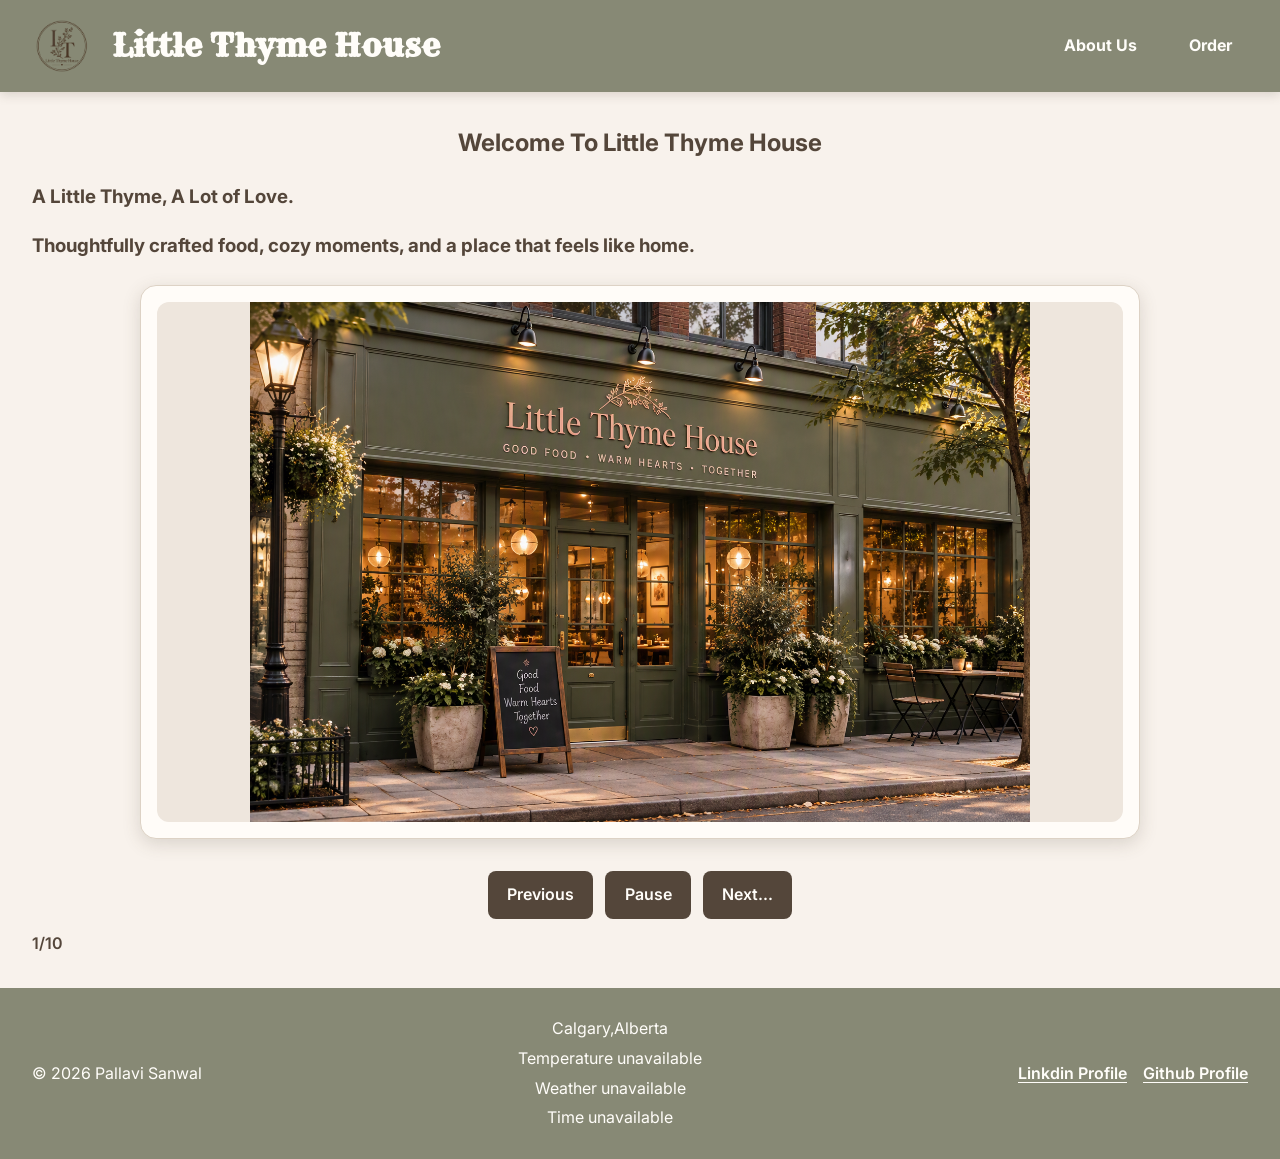
<file: Assignment1/index.html>
<!DOCTYPE html>
<html lang="en">
<head>
    <meta charset="UTF-8">
    <meta name="viewport" content="width=device-width, initial-scale=1.0">
    <title>Little Thyme House</title>
    <link rel="shortcut icon" href="./images/favicon.png" type="">
    <link rel="stylesheet" href="style.css">
    <link rel="preconnect" href="https://fonts.googleapis.com">
    <link rel="preconnect" href="https://fonts.gstatic.com" crossorigin>
    <link href="https://fonts.googleapis.com/css2?family=Rye&display=swap" rel="stylesheet">
    <link rel="preconnect" href="https://fonts.googleapis.com">
    <link rel="preconnect" href="https://fonts.gstatic.com" crossorigin>
    <link href="https://fonts.googleapis.com/css2?family=Inter:ital,opsz,wght@0,14..32,100..900;1,14..32,100..900&display=swap" rel="stylesheet">
    <script src="./main.js" defer></script>
</head>
<body>
    <header>
      <nav>
        <section id="navBar">
        <img src="./images/favicon.png" alt="" id="navImage">
        <h1>Little Thyme House</h1>
       
        
        <a href="" id="aboutUs">About Us </a>
        <a href="order.html" id="order">Order</a>
        </section>
      </nav>
    </header>
  
    <main class="">
     <section id="introduction">
        <h2>Welcome To Little Thyme House <h2>
        <h3>A Little Thyme, A Lot of Love. <h3>
        <h3>Thoughtfully crafted food, cozy moments, and a place that feels like home.<h3>   
    </section>
    <div class="imageCarousel">
        <img src="./images/resturant.png" alt="" id="carousel">
    </div>
    <section  class="buttons">
        <button id="prev"> Previous </button>
        <button id="pause">Pause</button>
        <button id="next">Next...</button>
        
        
    </section>
    <div id="imageCounter">1/10</div>
</main>
    <footer>
        
            <div id="copyright">
                © 2026 Pallavi Sanwal
            </div>
            <div id="weatherForecast">

                <p> Calgary,Alberta</p>
                <p id="temp">..temp</p>
                <p id="weather">..weather</p>
                <p id="time"> ..time</p>
             
            </div>
            <div id="profile">
              <a href="https://www.linkedin.com/in/pallavi-sanwal-133840439/" target="_blank">Linkdin Profile</a>
              <a href="https://github.com/PallaviSanwal99" target="_blank"> Github Profile</a>
                
            </div>
        
    </footer>
</body>
</html>
</file>
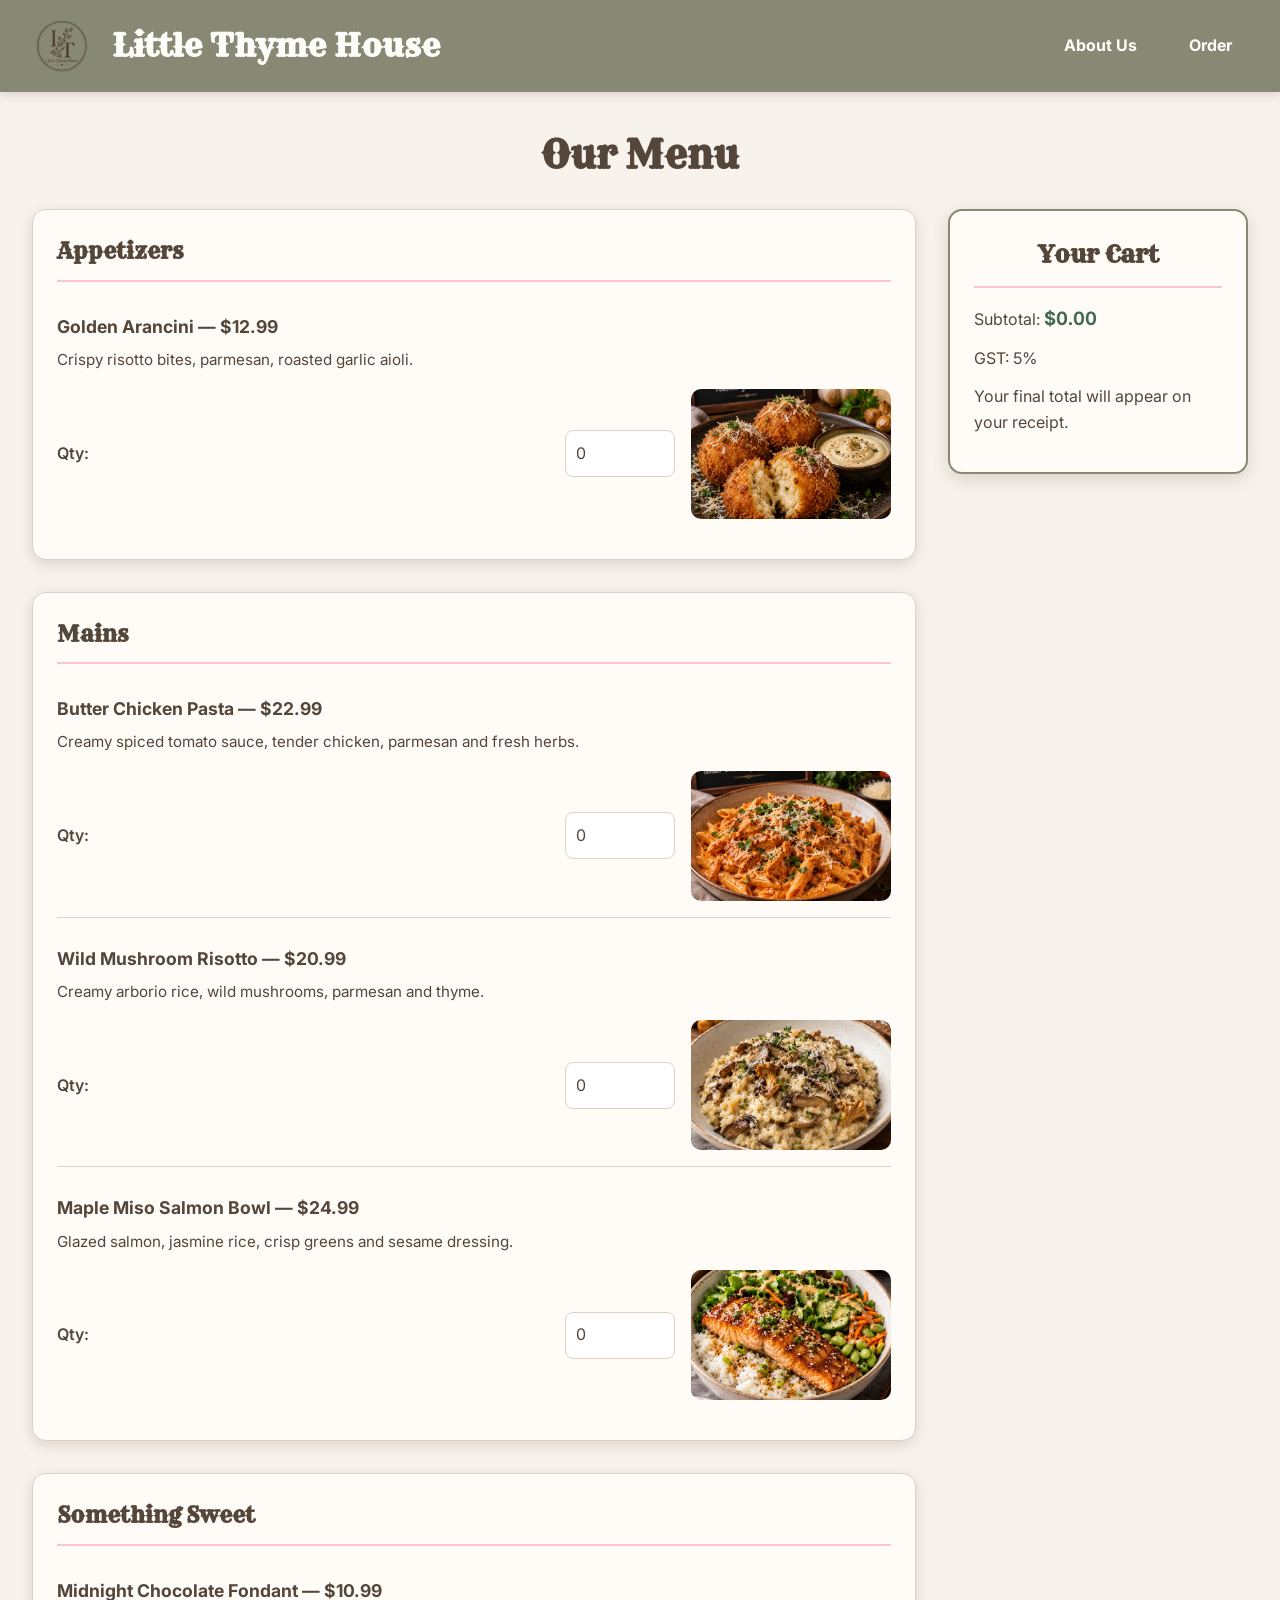
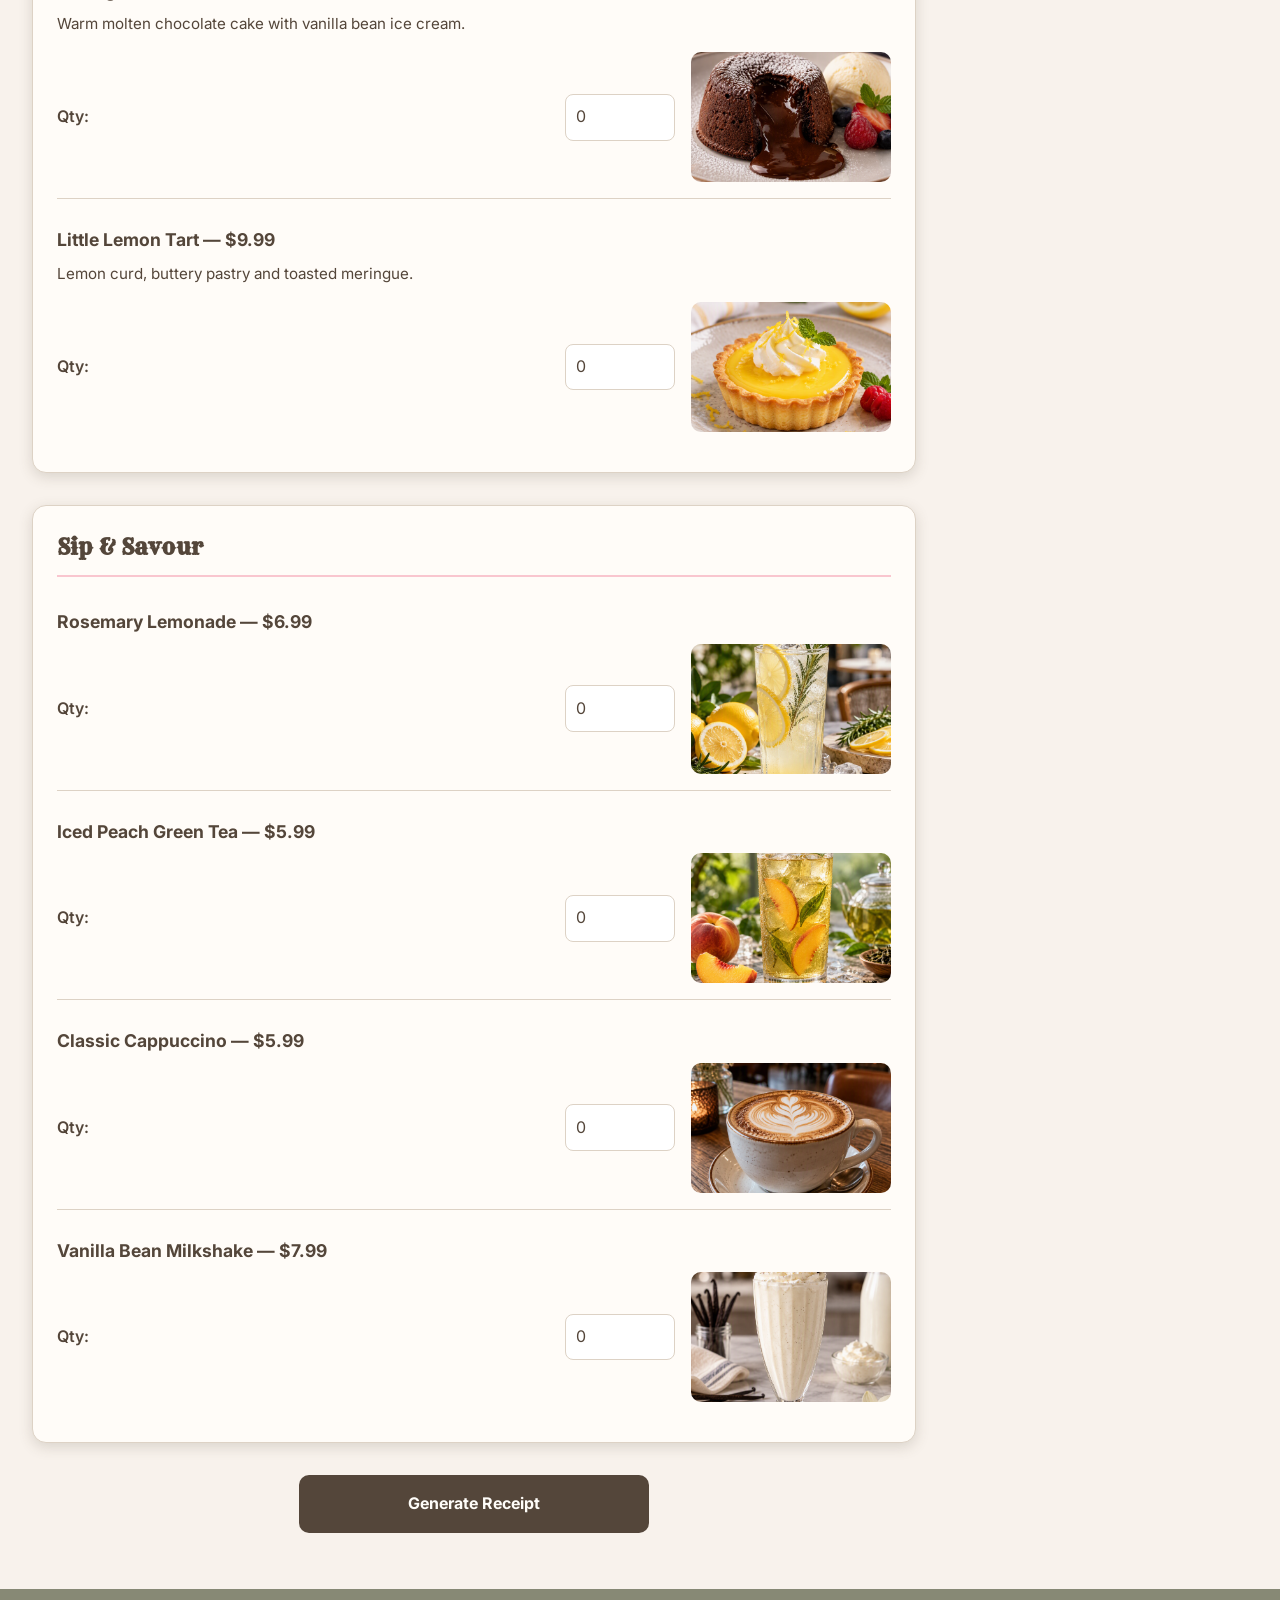
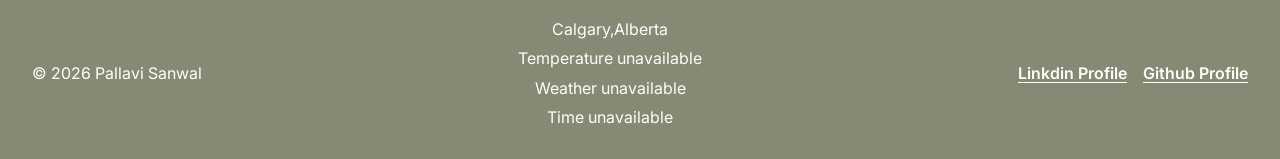
<file: Assignment1/order.html>
<!DOCTYPE html>
<html lang="en">
<head>
    <meta charset="UTF-8">
    <meta name="viewport" content="width=device-width, initial-scale=1.0">

    <title>Place an Order | Little Thyme House</title>

    <link rel="shortcut icon" href="./images/favicon.png">
    <link rel="stylesheet" href="style.css">

    <link rel="preconnect" href="https://fonts.googleapis.com">
    <link rel="preconnect" href="https://fonts.gstatic.com" crossorigin>
    <link href="https://fonts.googleapis.com/css2?family=Rye&display=swap"
          rel="stylesheet">

    <link href="https://fonts.googleapis.com/css2?family=Inter:wght@400;500;600;700&display=swap"
          rel="stylesheet">

    <script src="./main.js" defer></script>
</head>

<body>

    <header>
        <nav>
            <section id="navBar">
                <img src="./images/favicon.png"
                     alt="Little Thyme House logo"
                     id="navImage">

                <h1>Little Thyme House</h1>

                <a href="index.html" id="aboutUs">About Us</a>
                <a href="order.html" id="order">Order</a>
            </section>
        </nav>
    </header>

    <main class="orderPage">

        <h2>Our Menu</h2>

        <section class="mainPage">

            <div class="menueItems">

                <form id="orderForm">

                    <!-- APPETIZERS -->
                    <section class="appi">
                        <h3>Appetizers</h3>

                        <div class="menueItems" data-name="Golden Arancini">
                            <h4>Golden Arancini — $12.99</h4>

                            <p>Crispy risotto bites, parmesan, roasted garlic aioli.</p>

                            <div class="menueImages">
                                <label for="aranciniQty">Qty:</label>

                                <input type="number"
                                       id="aranciniQty"
                                       min="0"
                                       max="20"
                                       step="1"
                                       value="0"
                                       data-price="12.99"
                                       required>

                                <img src="./images/goldenarsini.png"
                                     alt="Golden Arancini">
                            </div>
                        </div>
                    </section>

                    <!-- MAINS -->
                    <section class="mains">
                        <h3>Mains</h3>

                        <div class="menueItems" data-name="Butter Chicken Pasta">
                            <h4>Butter Chicken Pasta — $22.99</h4>

                            <p>Creamy spiced tomato sauce, tender chicken, parmesan and fresh herbs.</p>

                            <div class="menueImages">
                                <label for="pastaQty">Qty:</label>

                                <input type="number"
                                       id="pastaQty"
                                       min="0"
                                       max="20"
                                       step="1"
                                       value="0"
                                       data-price="22.99"
                                       required>

                                <img src="./images/pasta.png"
                                     alt="Butter Chicken Pasta">
                            </div>
                        </div>

                        <div class="menueItems" data-name="Wild Mushroom Risotto">
                            <h4>Wild Mushroom Risotto — $20.99</h4>

                            <p>Creamy arborio rice, wild mushrooms, parmesan and thyme.</p>

                            <div class="menueImages">
                                <label for="risottoQty">Qty:</label>

                                <input type="number"
                                       id="risottoQty"
                                       min="0"
                                       max="20"
                                       step="1"
                                       value="0"
                                       data-price="20.99"
                                       required>

                                <img src="./images/mushroomrissoto.png"
                                     alt="Wild Mushroom Risotto">
                            </div>
                        </div>

                        <div class="menueItems" data-name="Maple Miso Salmon Bowl">
                            <h4>Maple Miso Salmon Bowl — $24.99</h4>

                            <p>Glazed salmon, jasmine rice, crisp greens and sesame dressing.</p>

                            <div class="menueImages">
                                <label for="bowlQty">Qty:</label>

                                <input type="number"
                                       id="bowlQty"
                                       min="0"
                                       max="20"
                                       step="1"
                                       value="0"
                                       data-price="24.99"
                                       required>

                                <img src="./images/salmon.png"
                                     alt="Maple Miso Salmon Bowl">
                            </div>
                        </div>
                    </section>

                    <!-- DESSERTS -->
                    <section class="sweets">
                        <h3>Something Sweet</h3>

                        <div class="menueItems" data-name="Midnight Chocolate Fondant">
                            <h4>Midnight Chocolate Fondant — $10.99</h4>

                            <p>Warm molten chocolate cake with vanilla bean ice cream.</p>

                            <div class="menueImages">
                                <label for="cakeQty">Qty:</label>

                                <input type="number"
                                       id="cakeQty"
                                       min="0"
                                       max="20"
                                       step="1"
                                       value="0"
                                       data-price="10.99"
                                       required>

                                <img src="./images/chocolatedessert.png"
                                     alt="Midnight Chocolate Fondant">
                            </div>
                        </div>

                        <div class="menueItems" data-name="Little Lemon Tart">
                            <h4>Little Lemon Tart — $9.99</h4>

                            <p>Lemon curd, buttery pastry and toasted meringue.</p>

                            <div class="menueImages">
                                <label for="tartQty">Qty:</label>

                                <input type="number"
                                       id="tartQty"
                                       min="0"
                                       max="20"
                                       step="1"
                                       value="0"
                                       data-price="9.99"
                                       required>

                                <img src="./images/lemontart.png"
                                     alt="Little Lemon Tart">
                            </div>
                        </div>
                    </section>

                    <!-- DRINKS -->
                    <section class="drinks">
                        <h3>Sip &amp; Savour</h3>

                        <div class="menueItems" data-name="Rosemary Lemonade">
                            <h4>Rosemary Lemonade — $6.99</h4>

                            <div class="menueImages">
                                <label for="drinkLemonade">Qty:</label>

                                <input type="number"
                                       id="drinkLemonade"
                                       min="0"
                                       max="20"
                                       step="1"
                                       value="0"
                                       data-price="6.99"
                                       required>

                                <img src="./images/lemonade.png"
                                     alt="Rosemary Lemonade">
                            </div>
                        </div>

                        <div class="menueItems" data-name="Iced Peach Green Tea">
                            <h4>Iced Peach Green Tea — $5.99</h4>

                            <div class="menueImages">
                                <label for="drinkTea">Qty:</label>

                                <input type="number"
                                       id="drinkTea"
                                       min="0"
                                       max="20"
                                       step="1"
                                       value="0"
                                       data-price="5.99"
                                       required>

                                <img src="./images/icedtea.png"
                                     alt="Iced Peach Green Tea">
                            </div>
                        </div>

                        <div class="menueItems" data-name="Classic Cappuccino">
                            <h4>Classic Cappuccino — $5.99</h4>

                            <div class="menueImages">
                                <label for="drinkCoffee">Qty:</label>

                                <input type="number"
                                       id="drinkCoffee"
                                       min="0"
                                       max="20"
                                       step="1"
                                       value="0"
                                       data-price="5.99"
                                       required>

                                <img src="./images/coffe.png"
                                     alt="Classic Cappuccino">
                            </div>
                        </div>

                        <div class="menueItems" data-name="Vanilla Bean Milkshake">
                            <h4>Vanilla Bean Milkshake — $7.99</h4>

                            <div class="menueImages">
                                <label for="drinkMilkshake">Qty:</label>

                                <input type="number"
                                       id="drinkMilkshake"
                                       min="0"
                                       max="20"
                                       step="1"
                                       value="0"
                                       data-price="7.99"
                                       required>

                                <img src="./images/milkshake.png"
                                     alt="Vanilla Bean Milkshake">
                            </div>
                        </div>
                    </section>

                    <!-- SUBMIT AND RECEIPT -->
                    <button type="submit">Generate Receipt</button>

                    <section id="receipt" aria-live="polite"></section>

                </form>
            </div>
            

            <!-- CART -->
            <aside class="cart">
                <h2>Your Cart</h2>

                <p>
                    Subtotal:
                    <span class="liveTotal">$0.00</span>
                </p>

                <p>GST: 5%</p>
                <p>Your final total will appear on your receipt.</p>
            </aside>

        </section>
    </main>

        <footer>
        
            <div id="copyright">
                © 2026 Pallavi Sanwal
            </div>
            <div id="weatherForecast">

                <p> Calgary,Alberta</p>
                <p id="temp">..temp</p>
                <p id="weather">..weather</p>
                <p id="time"></p>
             
            </div>
            <div id="profile">
              <a href="https://www.linkedin.com/in/pallavi-sanwal-133840439/" target="_blank">Linkdin Profile</a>
              <a href="https://github.com/PallaviSanwal99" target="_blank"> Github Profile</a>
                
            </div>
        
    </footer>
    </footer>

</body>
</html>
</file>
<file: Assignment1/style.css>
/* LITTLE THYME HOUSE - MAIN STYLESHEET */


/* 1. COLOURS AND GLOBAL SETTINGS */

:root {
    --primarytext-color: #54463A;
    --primaryback-color: #878975;
    --secondary-color: #54463A;
    --secondarytext-color: #FFFDF9;
    --accent-color: #F9C6CF;
    --background-color: #F8F2EC;
    --card-color: #FFFCF8;
    --shadow-color: rgba(84, 70, 58, 0.18);
    --border-color: #DDD2C5;
    --success-color: #426B50;
    --error-color: #A33131;
}

* {
    box-sizing: border-box;
}

html {
    scroll-behavior: smooth;
    width: 100%;
}

body {
    margin: 0;
    min-height: 100vh;
    display: flex;
    flex-direction: column;
    font-family: "Inter", sans-serif;
    color: var(--primarytext-color);
    background-color: var(--background-color);
    line-height: 1.6;
}

img {
    display: block;
    max-width: 100%;
}

a {
    color: inherit;
}

button,
input {
    font: inherit;
}

button,
a,
input {
    -webkit-tap-highlight-color: transparent;
}

main {
    flex: 1;
    width: 100%;
    padding: 2rem;
}

h1,
h2,
h3 {
    color: var(--primarytext-color);
}

h1,
#navBar h1 {
    font-family: "Rye", serif;
}

h2 {
    margin-top: 0;
    text-align: center;
}

p {
    overflow-wrap: anywhere;
}


/* =========================================
   2. HEADER AND NAVIGATION
   ========================================= */

header {
    width: 100%;
    background-color: var(--primaryback-color);
    box-shadow: 0 3px 10px var(--shadow-color);
}

nav {
    width: 100%;
}

#navBar {
    width: 100%;
    min-height: 90px;
    padding: 1rem 2rem;
    display: flex;
    align-items: center;
    justify-content: space-between;
    gap: 1.25rem;
    flex-wrap: wrap;
}

#navImage {
    width: 60px;
    height: 60px;
    object-fit: contain;
    border-radius: 50%;
}

#navBar h1 {
    color: var(--secondarytext-color);
    font-size: clamp(1.25rem, 2.5vw, 2rem);
    margin: 0;
    flex: 1;
}

#navBar a {
    color: var(--secondarytext-color);
    text-decoration: none;
    font-weight: 700;
    padding: 0.65rem 1rem;
    border-radius: 8px;
    transition: background-color 0.2s ease,
                color 0.2s ease;
}

#navBar a:hover,
#navBar a:focus-visible {
    background-color: var(--accent-color);
    color: var(--primarytext-color);
    outline: none;
}


/* General homepage sections */

#about,
.about,
.homeContent {
    max-width: 1100px;
    margin: 0 auto;
    padding: 2rem 1rem;
}

#about h2,
.about h2,
.homeContent h2 {
    font-family: "Rye", serif;
    margin-bottom: 1rem;
}

/* Homepage image carousel */

.imageCarousel {
    width: 100%;
    max-width: 1000px;
    margin: 1.5rem auto 2rem;
    padding: 1rem;
    background-color: var(--card-color);
    border: 1px solid var(--border-color);
    border-radius: 16px;
    box-shadow: 0 5px 18px var(--shadow-color);
    text-align: center;
}

#carousel {
    width: 100%;
    height: clamp(220px, 48vw, 520px);
    object-fit: contain;
    background-color: #EEE6DD;
    border-radius: 12px;
}

.buttons {
    display: flex;
    align-items: center;
    justify-content: center;
    flex-wrap: wrap;
    gap: 0.75rem;
    margin-top: 1rem;
}

.buttons button,
#prev,
#pause,
#next {
    border: none;
    border-radius: 8px;
    padding: 0.7rem 1.2rem;
    background-color: var(--secondary-color);
    color: var(--secondarytext-color);
    font-weight: 600;
    cursor: pointer;
    transition: background-color 0.2s ease,
                transform 0.2s ease;
}

.buttons button:hover,
#prev:hover,
#pause:hover,
#next:hover {
    background-color: var(--primaryback-color);
    transform: translateY(-2px);
}

#imageCounter {
    margin: 0.75rem 0 0;
    font-weight: 600;
}

/* ORDER PAGE */
  

.orderPage {
    max-width: 1500px;
    margin: 0 auto;
    padding: 2rem;
}

.orderPage > h2 {
    font-family: "Rye", serif;
    font-size: clamp(1.8rem, 3vw, 2.6rem);
    margin: 0 0 1.5rem;
}

/* Menu on left, cart on right */

.mainPage {
    display: grid;
    grid-template-columns: minmax(0, 1fr) 300px;
    align-items: start;
    gap: 2rem;
    width: 100%;
}

/* The menu/form column */

.mainPage > .menueItems {
    min-width: 0;
    width: 100%;
}

#orderForm {
    width: 100%;
    min-width: 0;
}

/* Menu category cards */

.appi,
.mains,
.sweets,
.drinks {
    width: 100%;
    margin-bottom: 2rem;
    padding: 1.5rem;
    background-color: var(--card-color);
    border: 1px solid var(--border-color);
    border-radius: 14px;
    box-shadow: 0 4px 14px var(--shadow-color);
}

.appi > h3,
.mains > h3,
.sweets > h3,
.drinks > h3 {
    font-family: "Rye", serif;
    font-size: 1.4rem;
    padding-bottom: 0.6rem;
    margin: 0 0 1rem;
    border-bottom: 2px solid var(--accent-color);
}

/* Individual menu items */

.menueItems .menueItems {
    min-width: 0;
    padding: 1rem 0;
    margin-bottom: 0.75rem;
    border-bottom: 1px solid var(--border-color);
}

.menueItems .menueItems:last-child {
    border-bottom: none;
    margin-bottom: 0;
}

.menueItems h4 {
    margin: 0 0 0.5rem;
    font-size: 1.1rem;
    line-height: 1.5;
}

.menueItems p {
    margin: 0 0 1rem;
    font-size: 0.95rem;
}

/* Quantity controls and food images */

.menueImages {
    display: grid;
    grid-template-columns: auto minmax(80px, 110px) minmax(120px, 200px);
    align-items: center;
    gap: 1rem;
}

.menueImages label {
    font-weight: 600;
}

.menueImages input[type="number"] {
    width: 100%;
    min-width: 0;
    padding: 0.6rem;
    border: 1px solid var(--border-color);
    border-radius: 8px;
    background-color: #FFFFFF;
    color: var(--primarytext-color);
}

.menueImages input[type="number"]:focus-visible {
    outline: 3px solid var(--accent-color);
    outline-offset: 2px;
}

.menueImages img {
    width: 100%;
    height: 130px;
    object-fit: cover;
    border-radius: 10px;
    background-color: #EEE6DD;
}

 /* LIVE CART */
 

.cart {
    width: 100%;
    min-width: 0;
    position: sticky;
    top: 1rem;
    align-self: start;
    padding: 1.5rem;
    background-color: var(--card-color);
    border: 2px solid var(--primaryback-color);
    border-radius: 14px;
    box-shadow: 0 5px 18px var(--shadow-color);
    overflow-wrap: anywhere;
}

.cart h2 {
    font-family: "Rye", serif;
    font-size: 1.5rem;
    padding-bottom: 0.75rem;
    margin: 0 0 1rem;
    border-bottom: 2px solid var(--accent-color);
}

.cart p {
    margin: 0.8rem 0;
}

.liveTotal {
    color: var(--success-color);
    font-size: 1.15rem;
    font-weight: 700;
    font-variant-numeric: tabular-nums;
}

 /* GENERATE RECEIPT BUTTON */


#orderForm button[type="submit"] {
    display: block;
    width: 100%;
    max-width: 350px;
    margin: 1.5rem auto;
    padding: 1rem 1.5rem;
    border: none;
    border-radius: 10px;
    background-color: var(--secondary-color);
    color: var(--secondarytext-color);
    font-size: 1rem;
    font-weight: 700;
    cursor: pointer;
    transition: background-color 0.2s ease,
                transform 0.2s ease;
}

#orderForm button[type="submit"]:hover {
    background-color: var(--primaryback-color);
    transform: translateY(-2px);
}

#orderForm button[type="submit"]:focus-visible {
    outline: 3px solid var(--accent-color);
    outline-offset: 3px;
}

/* RECEIPT AND VALIDATION MESSAGES */
 

#receipt {
    width: 100%;
    min-width: 0;
    margin-top: 1.5rem;
    overflow-wrap: anywhere;
}

#receipt:empty {
    display: none;
}

#receipt:not(:empty) {
    padding: 1.5rem;
    border: 2px solid var(--primaryback-color);
    border-radius: 12px;
    background-color: #FFFFFF;
    box-shadow: 0 4px 14px var(--shadow-color);
}

#receipt h2 {
    font-family: "Rye", serif;
    text-align: left;
    margin: 0 0 1rem;
}

#receipt h3 {
    margin-top: 1rem;
    padding-top: 1rem;
    border-top: 2px solid var(--border-color);
}

#receipt p {
    margin: 0.5rem 0;
}

#receipt small {
    display: block;
    margin-bottom: 0.75rem;
    color: #6B6259;
}

.error,
.error-message,
.validationError {
    color: var(--error-color);
    font-weight: 700;
}

 /* FOOTER */
  

footer {
    width: 100%;
    margin-top: auto;
    padding: 1.5rem 2rem;
    display: flex;
    justify-content: space-between;
    align-items: center;
    flex-wrap: wrap;
    gap: 1.5rem;
    background-color: var(--primaryback-color);
    color: var(--secondarytext-color);
}

footer p {
    margin: 0.25rem 0;
}

#copyright,
#weatherForecast,
#profile {
    min-width: 0;
}

#copyright p {
    font-weight: 600;
}

#weatherForecast {
    text-align: center;
}

#weatherForecast p {
    overflow-wrap: anywhere;
}

#profile {
    display: flex;
    align-items: center;
    flex-wrap: wrap;
    gap: 1rem;
}

#profile a {
    color: var(--secondarytext-color);
    font-weight: 600;
    text-decoration: underline;
    text-underline-offset: 3px;
}

#profile a:hover,
#profile a:focus-visible {
    color: var(--accent-color);
}

/* TABLET RESPONSIVE LAYOUT */

@media screen and (max-width: 900px) {

    main {
        padding: 1.5rem;
    }

    .orderPage {
        padding: 1.5rem;
    }

    .mainPage {
        grid-template-columns: minmax(0, 1fr) 260px;
        gap: 1.25rem;
    }

    .appi,
    .mains,
    .sweets,
    .drinks {
        padding: 1.2rem;
    }

    .menueImages {
        grid-template-columns: auto minmax(70px, 90px) minmax(100px, 160px);
        gap: 0.75rem;
    }

    .menueImages img {
        height: 110px;
    }

    footer {
        padding: 1.5rem;
    }
}


 /* MOBILE RESPONSIVE LAYOUT */


@media screen and (max-width: 700px) {

    #navBar {
        justify-content: center;
        padding: 1rem;
        gap: 0.75rem;
    }

    #navImage {
        width: 48px;
        height: 48px;
    }

    #navBar h1 {
        flex: 1 1 calc(100% - 70px);
        text-align: center;
        font-size: 1.35rem;
    }

    #navBar a {
        padding: 0.55rem 0.9rem;
    }

    main {
        padding: 1rem;
    }

    .orderPage {
        padding: 1rem;
    }

    /* Putting the cart above the menu on mobile */

    .mainPage {
        display: flex;
        flex-direction: column;
        gap: 1.5rem;
    }

    .mainPage > .cart {
        order: -1;
        position: static;
        max-height: none;
    }

    .mainPage > .menueItems {
        order: 1;
        width: 100%;
    }

    .cart {
        padding: 1.25rem;
    }

    .appi,
    .mains,
    .sweets,
    .drinks {
        padding: 1rem;
        margin-bottom: 1.25rem;
    }

    .menueImages {
        grid-template-columns: auto minmax(75px, 100px);
        gap: 0.75rem;
    }

    .menueImages img {
        grid-column: 1 / -1;
        width: 100%;
        height: 200px;
        object-fit: cover;
    }

    #carousel {
        height: 300px;
    }

    footer {
        flex-direction: column;
        text-align: center;
        padding: 1.5rem 1rem;
        gap: 1rem;
    }

    #profile {
        justify-content: center;
    }
}


/* SMALL PHONE SCREENS */
  

@media screen and (max-width: 400px) {

    #navBar {
        gap: 0.5rem;
    }

    #navBar h1 {
        font-size: 1.1rem;
    }

    #navBar a {
        font-size: 0.9rem;
        padding: 0.5rem 0.7rem;
    }

    .orderPage {
        padding: 0.75rem;
    }

    .orderPage > h2 {
        font-size: 1.6rem;
    }

    .appi,
    .mains,
    .sweets,
    .drinks,
    .cart {
        padding: 0.85rem;
    }

    .menueItems h4 {
        font-size: 1rem;
    }

    .menueImages img {
        height: 160px;
    }

    #orderForm button[type="submit"] {
        padding: 0.85rem;
    }

    #receipt:not(:empty) {
        padding: 1rem;
    }

    #carousel {
        height: 220px;
    }
}
</file>
